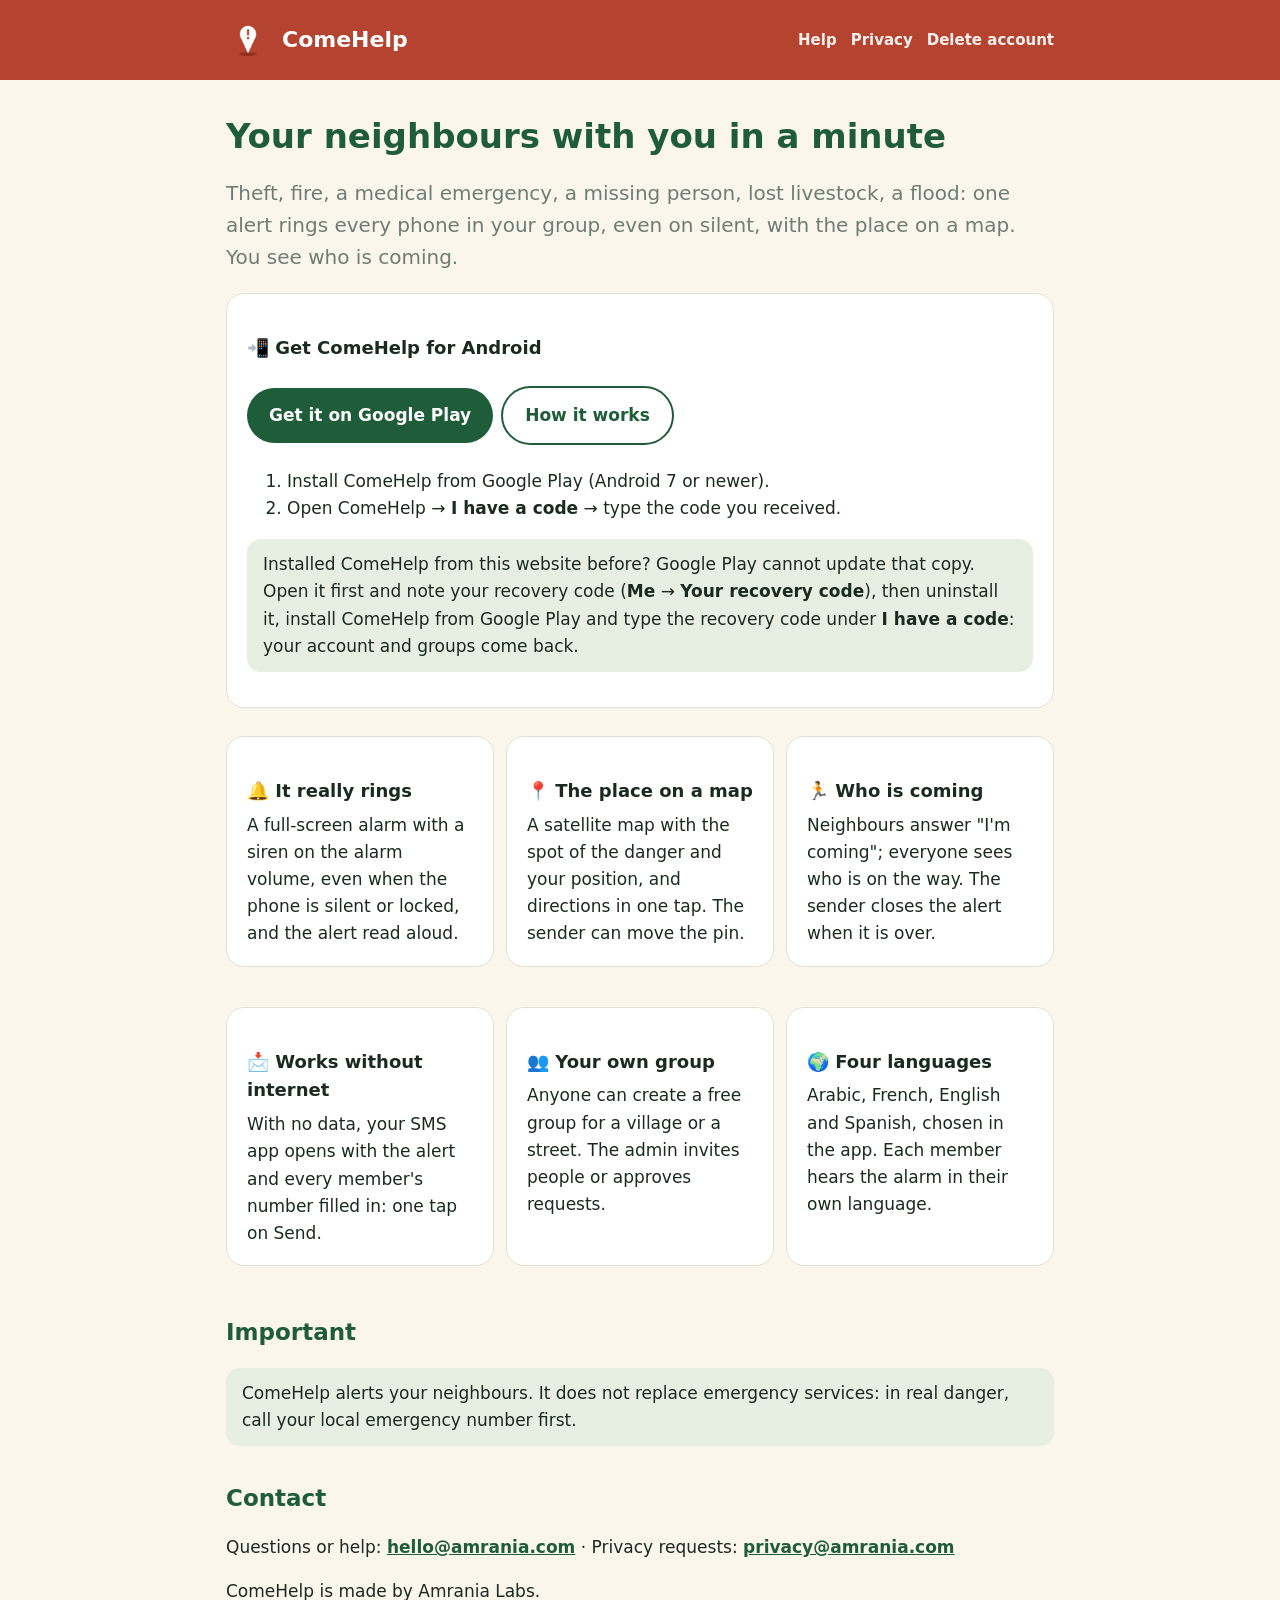
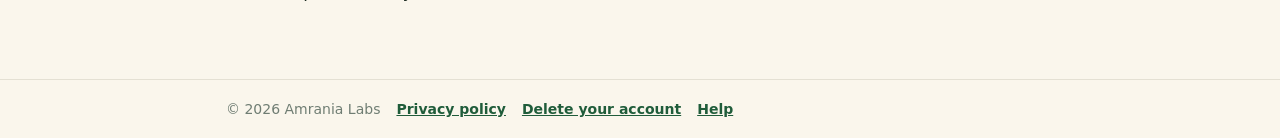
<file: index.html>
<!doctype html>
<html lang="en">
<head>
<meta charset="utf-8">
<meta name="viewport" content="width=device-width, initial-scale=1">
<title>ComeHelp – neighbours alert each other</title>
<meta name="description" content="ComeHelp: one alert rings your neighbours' phones, even on silent, with the place on a map, and you see who is coming. Free groups for villages and neighbourhoods.">
<link rel="icon" href="icon-512.png">
<link rel="stylesheet" href="style.css">
</head>
<body>
<header><div class="in"><img src="icon-512.png" alt=""><a href="./">ComeHelp</a>
<nav><a href="help.html">Help</a><a href="privacy.html">Privacy</a><a href="delete-account.html">Delete account</a></nav></div></header>
<main>
<h1>Your neighbours with you in a minute</h1>
<p class="lead">Theft, fire, a medical emergency, a missing person, lost livestock, a flood: one alert rings every phone in your group, even on silent, with the place on a map. You see who is coming.</p>
<div class="card" id="get">
<h3>📲 Get ComeHelp for Android</h3>
<p><a class="btn" href="https://play.google.com/store/apps/details?id=com.comehelp.app">Get it on Google Play</a><a class="btn alt" href="help.html">How it works</a></p>
<ol>
<li>Install ComeHelp from Google Play (Android 7 or newer).</li>
<li>Open ComeHelp → <b>I have a code</b> → type the code you received.</li>
</ol>
<p class="note">Installed ComeHelp from this website before? Google Play cannot update that copy. Open it first and note your recovery code (<b>Me</b> → <b>Your recovery code</b>), then uninstall it, install ComeHelp from Google Play and type the recovery code under <b>I have a code</b>: your account and groups come back.</p>
</div>

<div class="grid">
  <div class="card"><h3>🔔 It really rings</h3>A full-screen alarm with a siren on the alarm volume, even when the phone is silent or locked, and the alert read aloud.</div>
  <div class="card"><h3>📍 The place on a map</h3>A satellite map with the spot of the danger and your position, and directions in one tap. The sender can move the pin.</div>
  <div class="card"><h3>🏃 Who is coming</h3>Neighbours answer "I'm coming"; everyone sees who is on the way. The sender closes the alert when it is over.</div>
  <div class="card"><h3>📩 Works without internet</h3>With no data, your SMS app opens with the alert and every member's number filled in: one tap on Send.</div>
  <div class="card"><h3>👥 Your own group</h3>Anyone can create a free group for a village or a street. The admin invites people or approves requests.</div>
  <div class="card"><h3>🌍 Four languages</h3>Arabic, French, English and Spanish, chosen in the app. Each member hears the alarm in their own language.</div>
</div>

<h2>Important</h2>
<p class="note">ComeHelp alerts your neighbours. It does not replace emergency services: in real danger, call your local emergency number first.</p>

<h2 id="contact">Contact</h2>
<p>Questions or help: <a href="mailto:hello@amrania.com">hello@amrania.com</a> · Privacy requests: <a href="mailto:privacy@amrania.com">privacy@amrania.com</a></p>
<p>ComeHelp is made by Amrania Labs.</p>
</main>
<footer><div class="in"><span>© 2026 Amrania Labs</span><a href="privacy.html">Privacy policy</a><a href="delete-account.html">Delete your account</a><a href="help.html">Help</a></div></footer>
</body>
</html>
</file>
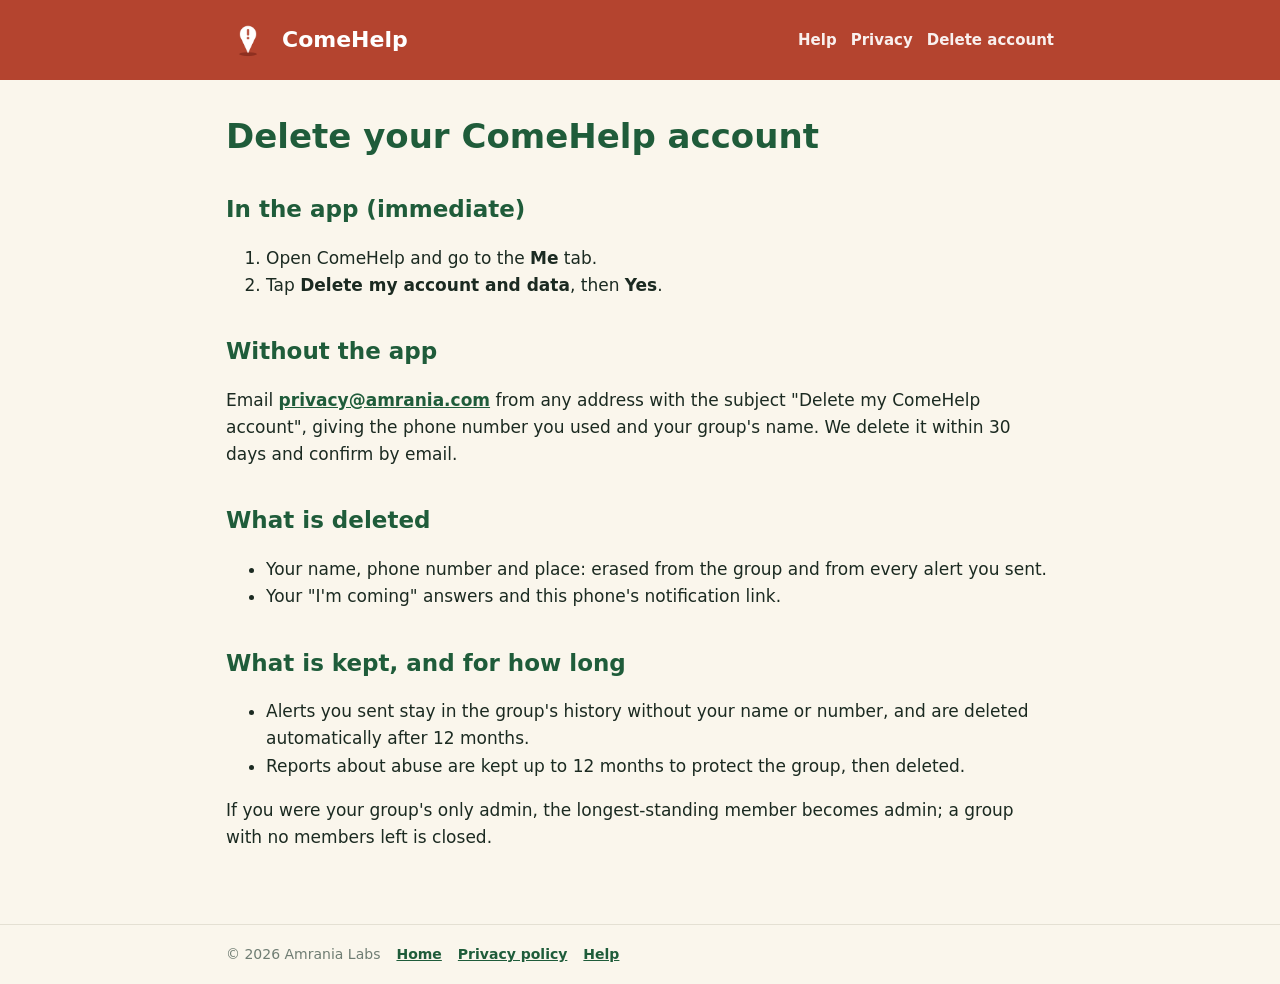
<file: delete-account.html>
<!doctype html>
<html lang="en">
<head>
<meta charset="utf-8">
<meta name="viewport" content="width=device-width, initial-scale=1">
<title>Delete your ComeHelp account</title>
<link rel="icon" href="icon-512.png">
<link rel="stylesheet" href="style.css">
</head>
<body>
<header><div class="in"><img src="icon-512.png" alt=""><a href="./">ComeHelp</a>
<nav><a href="help.html">Help</a><a href="privacy.html">Privacy</a><a href="delete-account.html">Delete account</a></nav></div></header>
<main>
<h1>Delete your ComeHelp account</h1>
<h2>In the app (immediate)</h2>
<ol>
<li>Open ComeHelp and go to the <b>Me</b> tab.</li>
<li>Tap <b>Delete my account and data</b>, then <b>Yes</b>.</li>
</ol>
<h2>Without the app</h2>
<p>Email <a href="mailto:privacy@amrania.com?subject=Delete%20my%20ComeHelp%20account">privacy@amrania.com</a> from any address with the subject "Delete my ComeHelp account", giving the phone number you used and your group's name. We delete it within 30 days and confirm by email.</p>
<h2>What is deleted</h2>
<ul>
<li>Your name, phone number and place: erased from the group and from every alert you sent.</li>
<li>Your "I'm coming" answers and this phone's notification link.</li>
</ul>
<h2>What is kept, and for how long</h2>
<ul>
<li>Alerts you sent stay in the group's history without your name or number, and are deleted automatically after 12 months.</li>
<li>Reports about abuse are kept up to 12 months to protect the group, then deleted.</li>
</ul>
<p>If you were your group's only admin, the longest-standing member becomes admin; a group with no members left is closed.</p>
</main>
<footer><div class="in"><span>© 2026 Amrania Labs</span><a href="./">Home</a><a href="privacy.html">Privacy policy</a><a href="help.html">Help</a></div></footer>
</body>
</html>
</file>
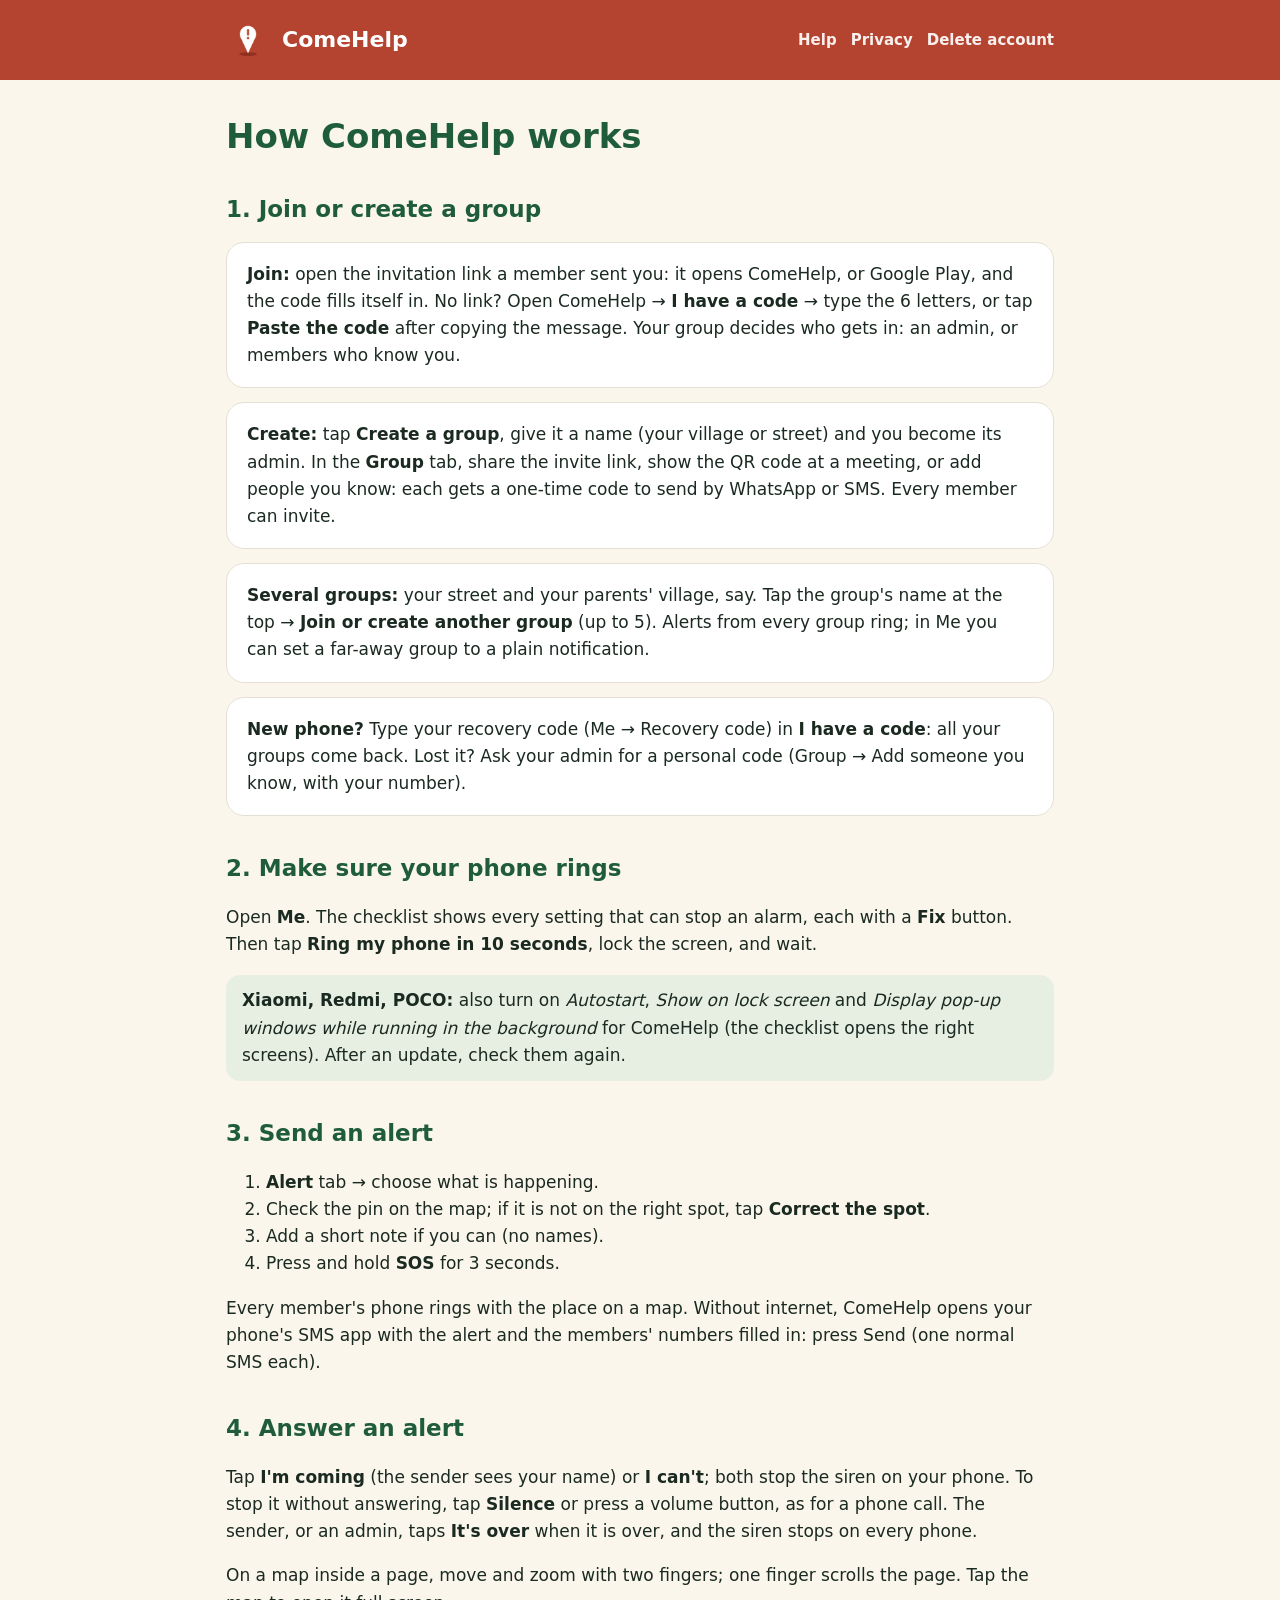
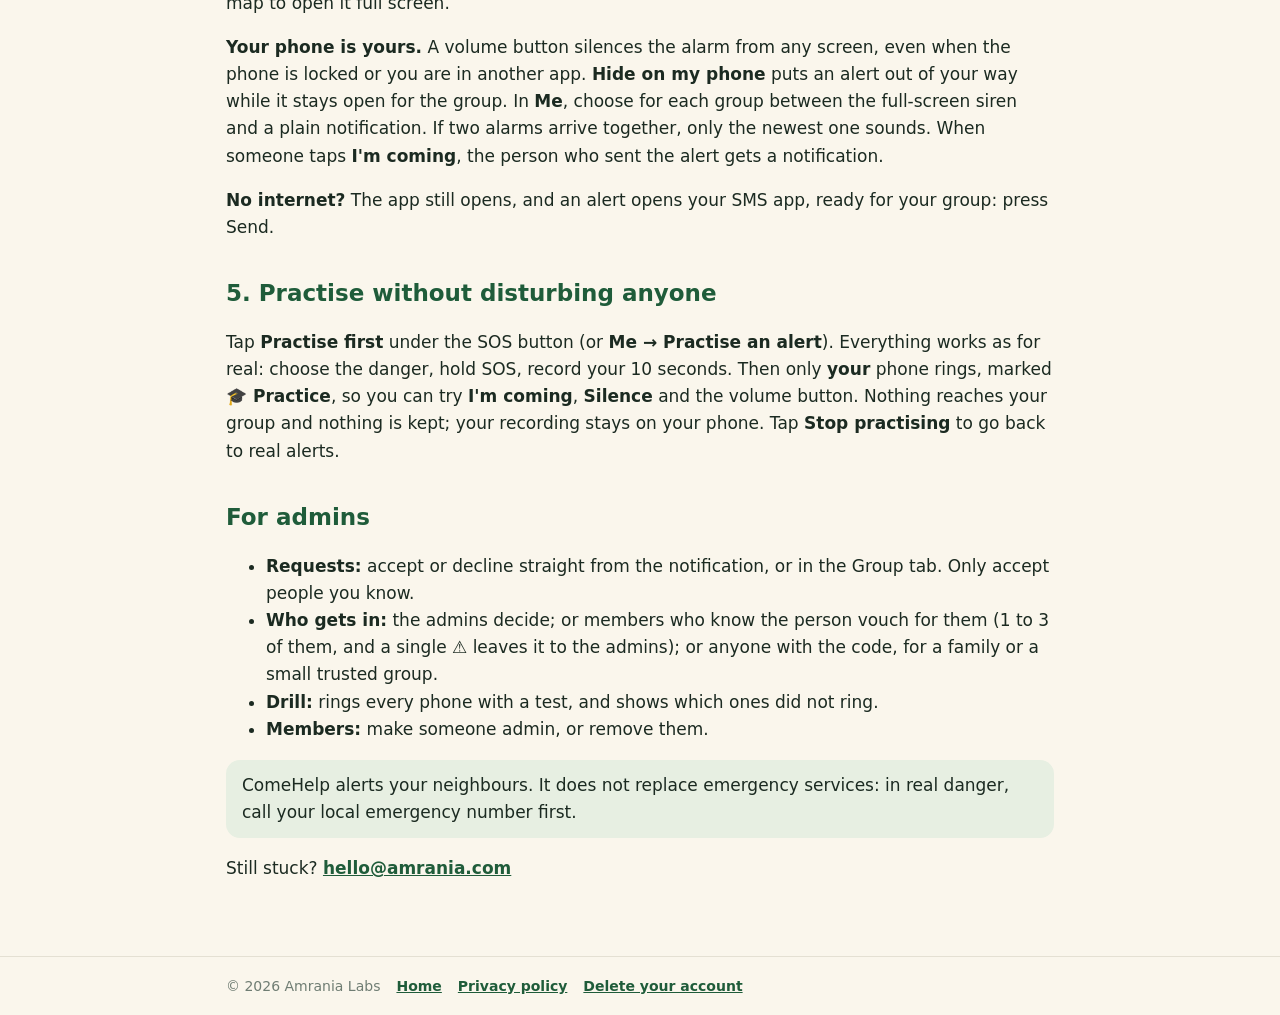
<file: help.html>
<!doctype html>
<html lang="en">
<head>
<meta charset="utf-8">
<meta name="viewport" content="width=device-width, initial-scale=1">
<title>ComeHelp help</title>
<link rel="icon" href="icon-512.png">
<link rel="stylesheet" href="style.css">
</head>
<body>
<header><div class="in"><img src="icon-512.png" alt=""><a href="./">ComeHelp</a>
<nav><a href="help.html">Help</a><a href="privacy.html">Privacy</a><a href="delete-account.html">Delete account</a></nav></div></header>
<main>
<h1>How ComeHelp works</h1>

<h2>1. Join or create a group</h2>
<div class="card"><b>Join:</b> open the invitation link a member sent you: it opens ComeHelp, or Google Play, and the code fills itself in. No link? Open ComeHelp → <b>I have a code</b> → type the 6 letters, or tap <b>Paste the code</b> after copying the message. Your group decides who gets in: an admin, or members who know you.</div>
<div class="card"><b>Create:</b> tap <b>Create a group</b>, give it a name (your village or street) and you become its admin. In the <b>Group</b> tab, share the invite link, show the QR code at a meeting, or add people you know: each gets a one-time code to send by WhatsApp or SMS. Every member can invite.</div>
<div class="card"><b>Several groups:</b> your street and your parents' village, say. Tap the group's name at the top → <b>Join or create another group</b> (up to 5). Alerts from every group ring; in Me you can set a far-away group to a plain notification.</div>
<div class="card"><b>New phone?</b> Type your recovery code (Me → Recovery code) in <b>I have a code</b>: all your groups come back. Lost it? Ask your admin for a personal code (Group → Add someone you know, with your number).</div>

<h2>2. Make sure your phone rings</h2>
<p>Open <b>Me</b>. The checklist shows every setting that can stop an alarm, each with a <b>Fix</b> button. Then tap <b>Ring my phone in 10 seconds</b>, lock the screen, and wait.</p>
<div class="note"><b>Xiaomi, Redmi, POCO:</b> also turn on <i>Autostart</i>, <i>Show on lock screen</i> and <i>Display pop-up windows while running in the background</i> for ComeHelp (the checklist opens the right screens). After an update, check them again.</div>

<h2>3. Send an alert</h2>
<ol>
<li><b>Alert</b> tab → choose what is happening.</li>
<li>Check the pin on the map; if it is not on the right spot, tap <b>Correct the spot</b>.</li>
<li>Add a short note if you can (no names).</li>
<li>Press and hold <b>SOS</b> for 3 seconds.</li>
</ol>
<p>Every member's phone rings with the place on a map. Without internet, ComeHelp opens your phone's SMS app with the alert and the members' numbers filled in: press Send (one normal SMS each).</p>

<h2>4. Answer an alert</h2>
<p>Tap <b>I'm coming</b> (the sender sees your name) or <b>I can't</b>; both stop the siren on your phone. To stop it without answering, tap <b>Silence</b> or press a volume button, as for a phone call. The sender, or an admin, taps <b>It's over</b> when it is over, and the siren stops on every phone.</p>
<p>On a map inside a page, move and zoom with two fingers; one finger scrolls the page. Tap the map to open it full screen.</p>
<p><b>Your phone is yours.</b> A volume button silences the alarm from any screen, even when the phone is locked or you are in another app. <b>Hide on my phone</b> puts an alert out of your way while it stays open for the group. In <b>Me</b>, choose for each group between the full-screen siren and a plain notification. If two alarms arrive together, only the newest one sounds. When someone taps <b>I'm coming</b>, the person who sent the alert gets a notification.</p>
<p><b>No internet?</b> The app still opens, and an alert opens your SMS app, ready for your group: press Send.</p>

<h2>5. Practise without disturbing anyone</h2>
<p>Tap <b>Practise first</b> under the SOS button (or <b>Me → Practise an alert</b>). Everything works as for real: choose the danger, hold SOS, record your 10 seconds. Then only <b>your</b> phone rings, marked <b>🎓 Practice</b>, so you can try <b>I'm coming</b>, <b>Silence</b> and the volume button. Nothing reaches your group and nothing is kept; your recording stays on your phone. Tap <b>Stop practising</b> to go back to real alerts.</p>

<h2>For admins</h2>
<ul>
<li><b>Requests:</b> accept or decline straight from the notification, or in the Group tab. Only accept people you know.</li>
<li><b>Who gets in:</b> the admins decide; or members who know the person vouch for them (1 to 3 of them, and a single ⚠ leaves it to the admins); or anyone with the code, for a family or a small trusted group.</li>
<li><b>Drill:</b> rings every phone with a test, and shows which ones did not ring.</li>
<li><b>Members:</b> make someone admin, or remove them.</li>
</ul>

<p class="note">ComeHelp alerts your neighbours. It does not replace emergency services: in real danger, call your local emergency number first.</p>
<p>Still stuck? <a href="mailto:hello@amrania.com">hello@amrania.com</a></p>
</main>
<footer><div class="in"><span>© 2026 Amrania Labs</span><a href="./">Home</a><a href="privacy.html">Privacy policy</a><a href="delete-account.html">Delete your account</a></div></footer>
</body>
</html>
</file>
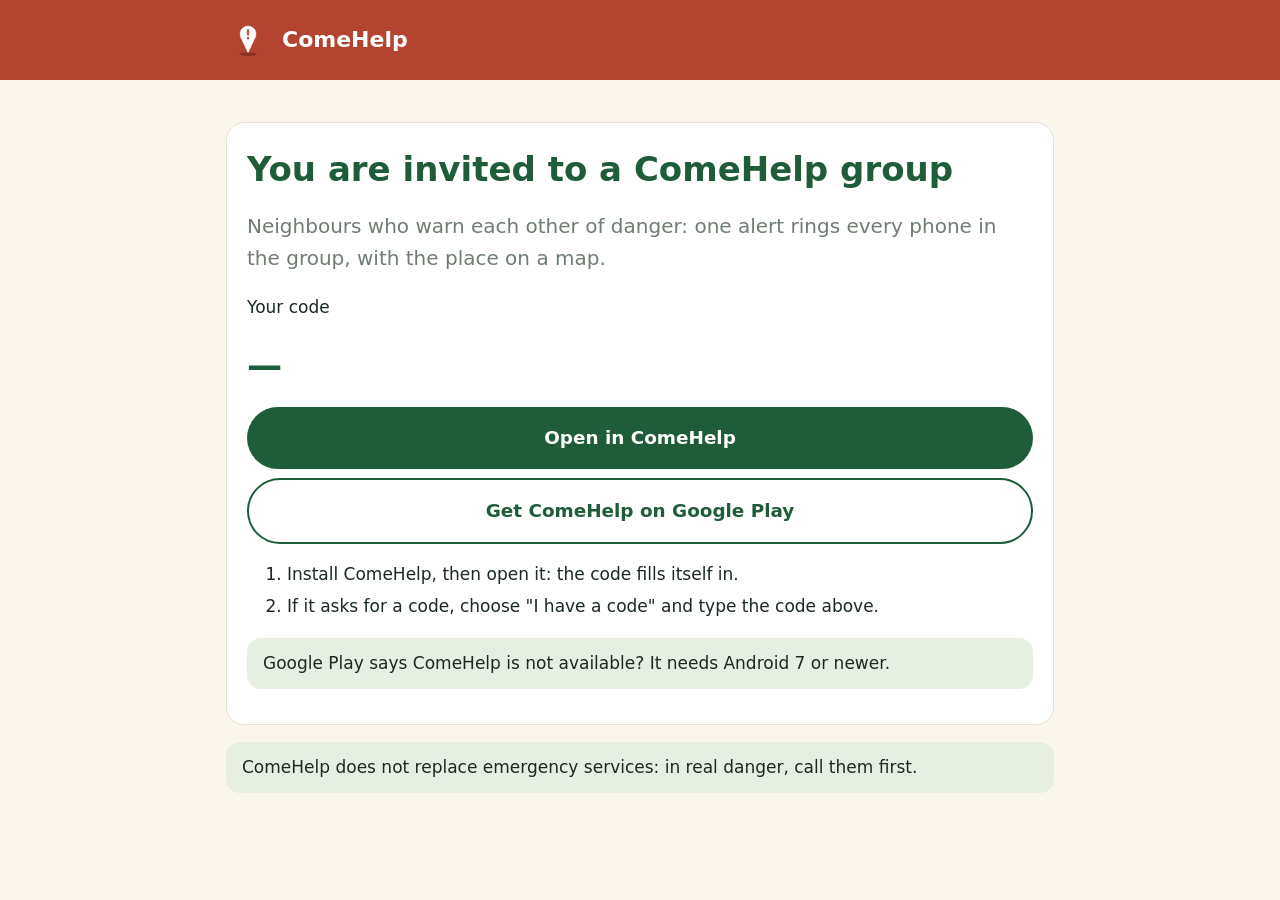
<file: join.html>
<!doctype html>
<html lang="en">
<head>
<meta charset="utf-8">
<meta name="viewport" content="width=device-width, initial-scale=1">
<title>Join a ComeHelp group</title>
<meta name="description" content="You are invited to a ComeHelp group: neighbours who warn each other of danger.">
<meta name="robots" content="noindex">
<link rel="icon" href="icon-512.png">
<link rel="stylesheet" href="style.css">
<style>
  .code { font-size: 2.2rem; font-weight: 800; letter-spacing: .35rem; color: #1F5C3A; margin: .3rem 0 .8rem; }
  .big { display: block; text-align: center; font-size: 1.15rem; padding: 1rem; margin: .6rem 0; }
  .steps li { margin: .35rem 0; }
  [dir=rtl] .steps { padding-right: 1.4rem; padding-left: 0; }
</style>
</head>
<body>
<header><div class="in"><img src="icon-512.png" alt=""><a href="./">ComeHelp</a></div></header>
<main>
<!-- Everything after "#" stays in this browser: the code and who invited never reach a server. -->
<div class="card">
  <h1 id="t-title">You are invited to a ComeHelp group</h1>
  <p class="lead" id="t-lead">Neighbours who warn each other of danger: one alert rings every phone in the group, with the place on a map.</p>
  <p id="t-code">Your code</p>
  <div class="code" id="code">······</div>
  <a class="btn big" id="open" href="#">Open in ComeHelp</a>
  <a class="btn alt big" id="play" href="#">Get ComeHelp on Google Play</a>
  <ol class="steps">
    <li id="t-s1">Install ComeHelp, then open it: the code fills itself in.</li>
    <li id="t-s2">If it asks for a code, choose "I have a code" and type the code above.</li>
  </ol>
  <p class="note" id="t-apk">Google Play says ComeHelp is not available? It needs Android 7 or newer.</p>
</div>
<p class="note" id="t-911">ComeHelp does not replace emergency services: in real danger, call them first.</p>
</main>
<script>
(function () {
  var h = new URLSearchParams(location.hash.slice(1));
  var code = (h.get("c") || "").toUpperCase().replace(/[^A-Z0-9]/g, "").slice(0, 6);
  var ref = (h.get("r") || "").replace(/[^a-f0-9]/g, "").slice(0, 12);
  var play = "https://play.google.com/store/apps/details?id=com.comehelp.app" +
    (code ? "&referrer=" + encodeURIComponent("code=" + code + (ref ? "&r=" + ref : "")) : "");
  // opens the app when it is installed; otherwise Chrome follows the fallback to Google Play (which passes the code on)
  var open = "intent://join/" + code + (ref ? "?r=" + ref : "") +
    "#Intent;scheme=comehelp;package=com.comehelp.app;S.browser_fallback_url=" + encodeURIComponent(play) + ";end";
  document.getElementById("code").textContent = code || "—";
  document.getElementById("open").href = code ? open : play;
  document.getElementById("play").href = play;

  var T = {
    ar: { dir: "rtl", title: "أنت مدعو إلى مجموعة على ComeHelp", lead: "جيران ينبّه بعضهم بعضاً عند الخطر: نداء واحد يرنّ في كل هواتف المجموعة مع المكان على الخريطة.",
      code: "رمزك", open: "افتح في ComeHelp", play: "حمّل ComeHelp من Google Play",
      s1: "ثبّت ComeHelp ثم افتحه: يُكتب الرمز وحده.", s2: "إن طُلب منك رمز، اختر «عندي رمز» واكتب الرمز أعلاه.",
      apk: "يقول Google Play إن ComeHelp غير متاح؟ يحتاج التطبيق أندرويد 7 أو أحدث.",
      e: "ComeHelp لا يعوّض خدمات الطوارئ: في الخطر الحقيقي اتصل بها أولاً." },
    fr: { dir: "ltr", title: "Vous êtes invité dans un groupe ComeHelp", lead: "Des voisins qui se préviennent en cas de danger : une alerte fait sonner tous les téléphones du groupe, avec le lieu sur une carte.",
      code: "Votre code", open: "Ouvrir dans ComeHelp", play: "Installer ComeHelp sur Google Play",
      s1: "Installez ComeHelp puis ouvrez-le : le code se remplit tout seul.", s2: "S'il demande un code, choisissez « J'ai un code » et tapez le code ci-dessus.",
      apk: "Google Play dit que ComeHelp n'est pas disponible ? L'appli demande Android 7 ou plus récent.",
      e: "ComeHelp ne remplace pas les services d'urgence : en cas de vrai danger, appelez-les d'abord." },
    es: { dir: "ltr", title: "Te han invitado a un grupo de ComeHelp", lead: "Vecinos que se avisan ante un peligro: una alerta hace sonar todos los móviles del grupo, con el lugar en un mapa.",
      code: "Tu código", open: "Abrir en ComeHelp", play: "Instalar ComeHelp en Google Play",
      s1: "Instala ComeHelp y ábrelo: el código se rellena solo.", s2: "Si pide un código, elige «Tengo un código» y escribe el código de arriba.",
      apk: "¿Google Play dice que ComeHelp no está disponible? Necesita Android 7 o más reciente.",
      e: "ComeHelp no sustituye a los servicios de emergencia: ante un peligro real, llámalos primero." }
  };
  var l = T[(navigator.language || "en").slice(0, 2)];
  if (!l) return;
  document.documentElement.lang = (navigator.language || "en").slice(0, 2);
  document.documentElement.dir = l.dir;
  var set = function (id, v, html) { var e = document.getElementById(id); if (html) e.innerHTML = v; else e.textContent = v; };
  set("t-title", l.title); set("t-lead", l.lead); set("t-code", l.code); set("open", l.open); set("play", l.play);
  set("t-s1", l.s1); set("t-s2", l.s2); set("t-apk", l.apk, true); set("t-911", l.e);
})();
</script>
</body>
</html>
</file>
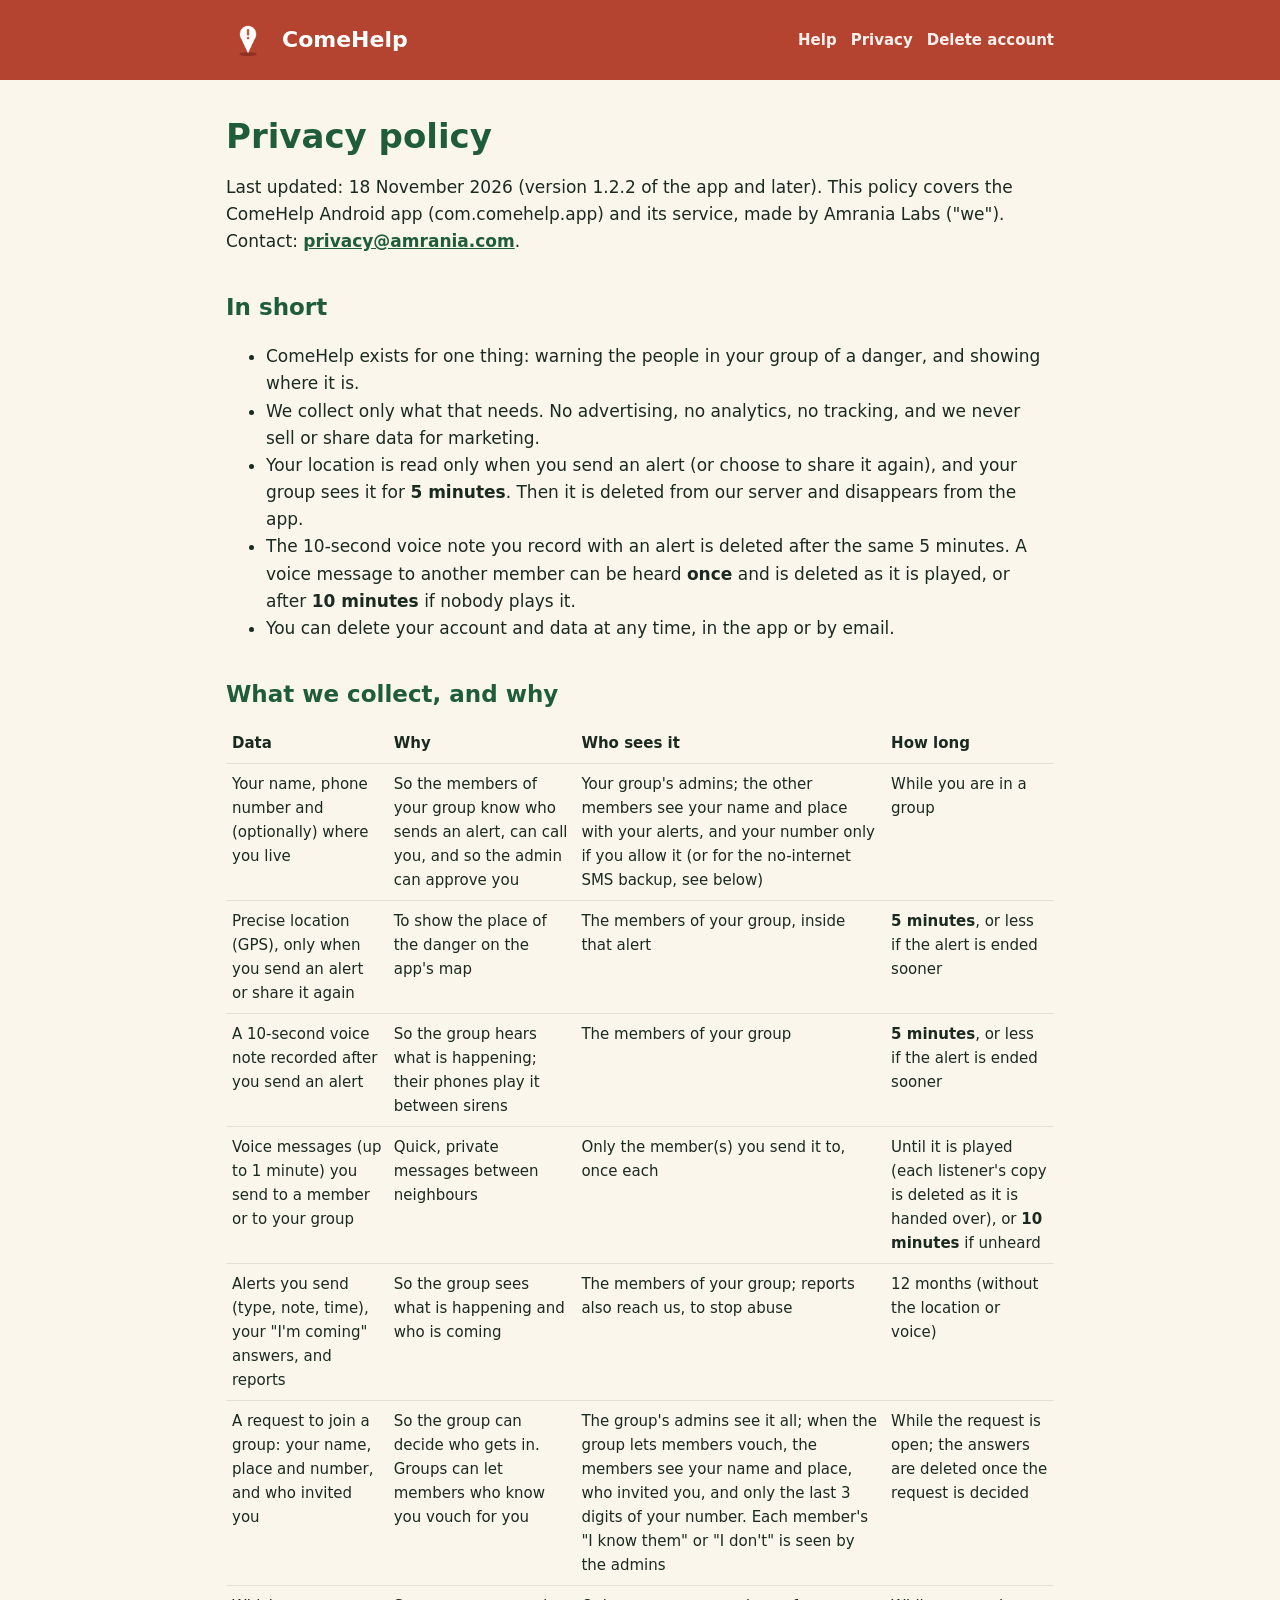
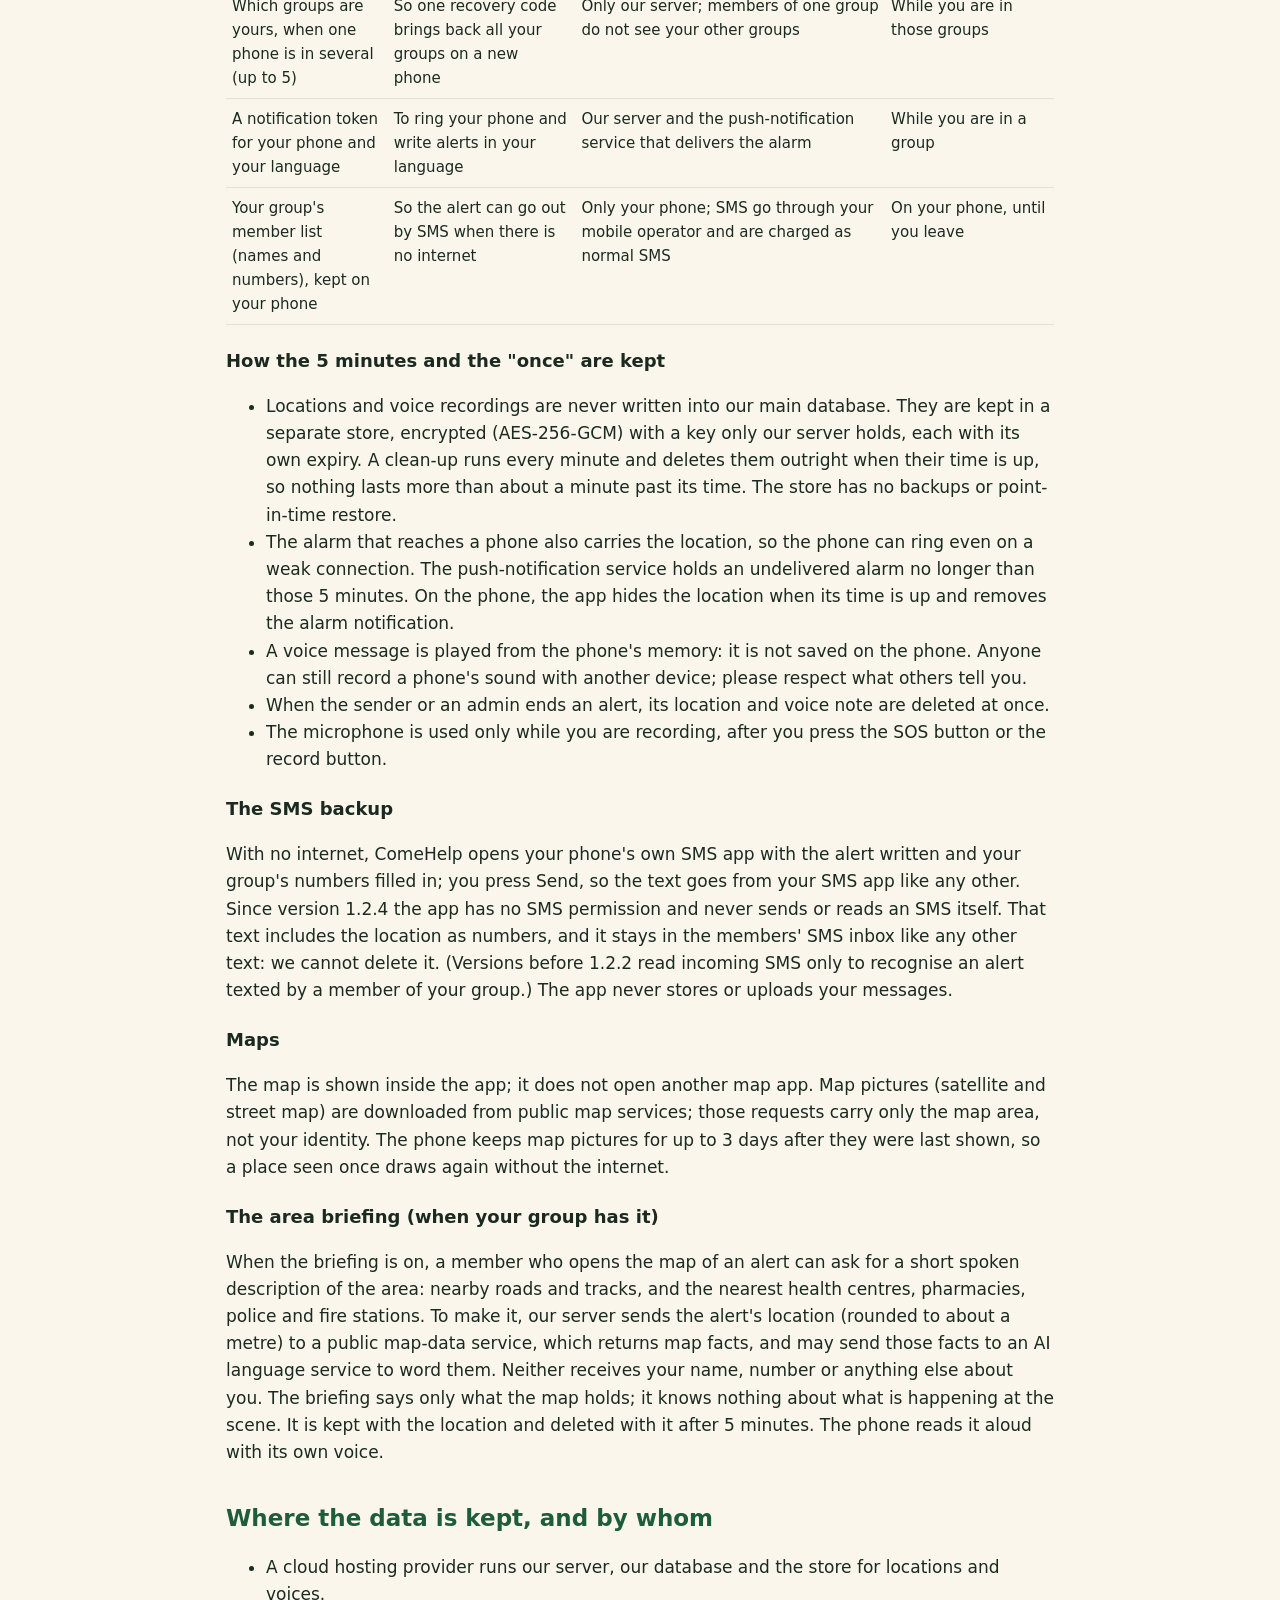
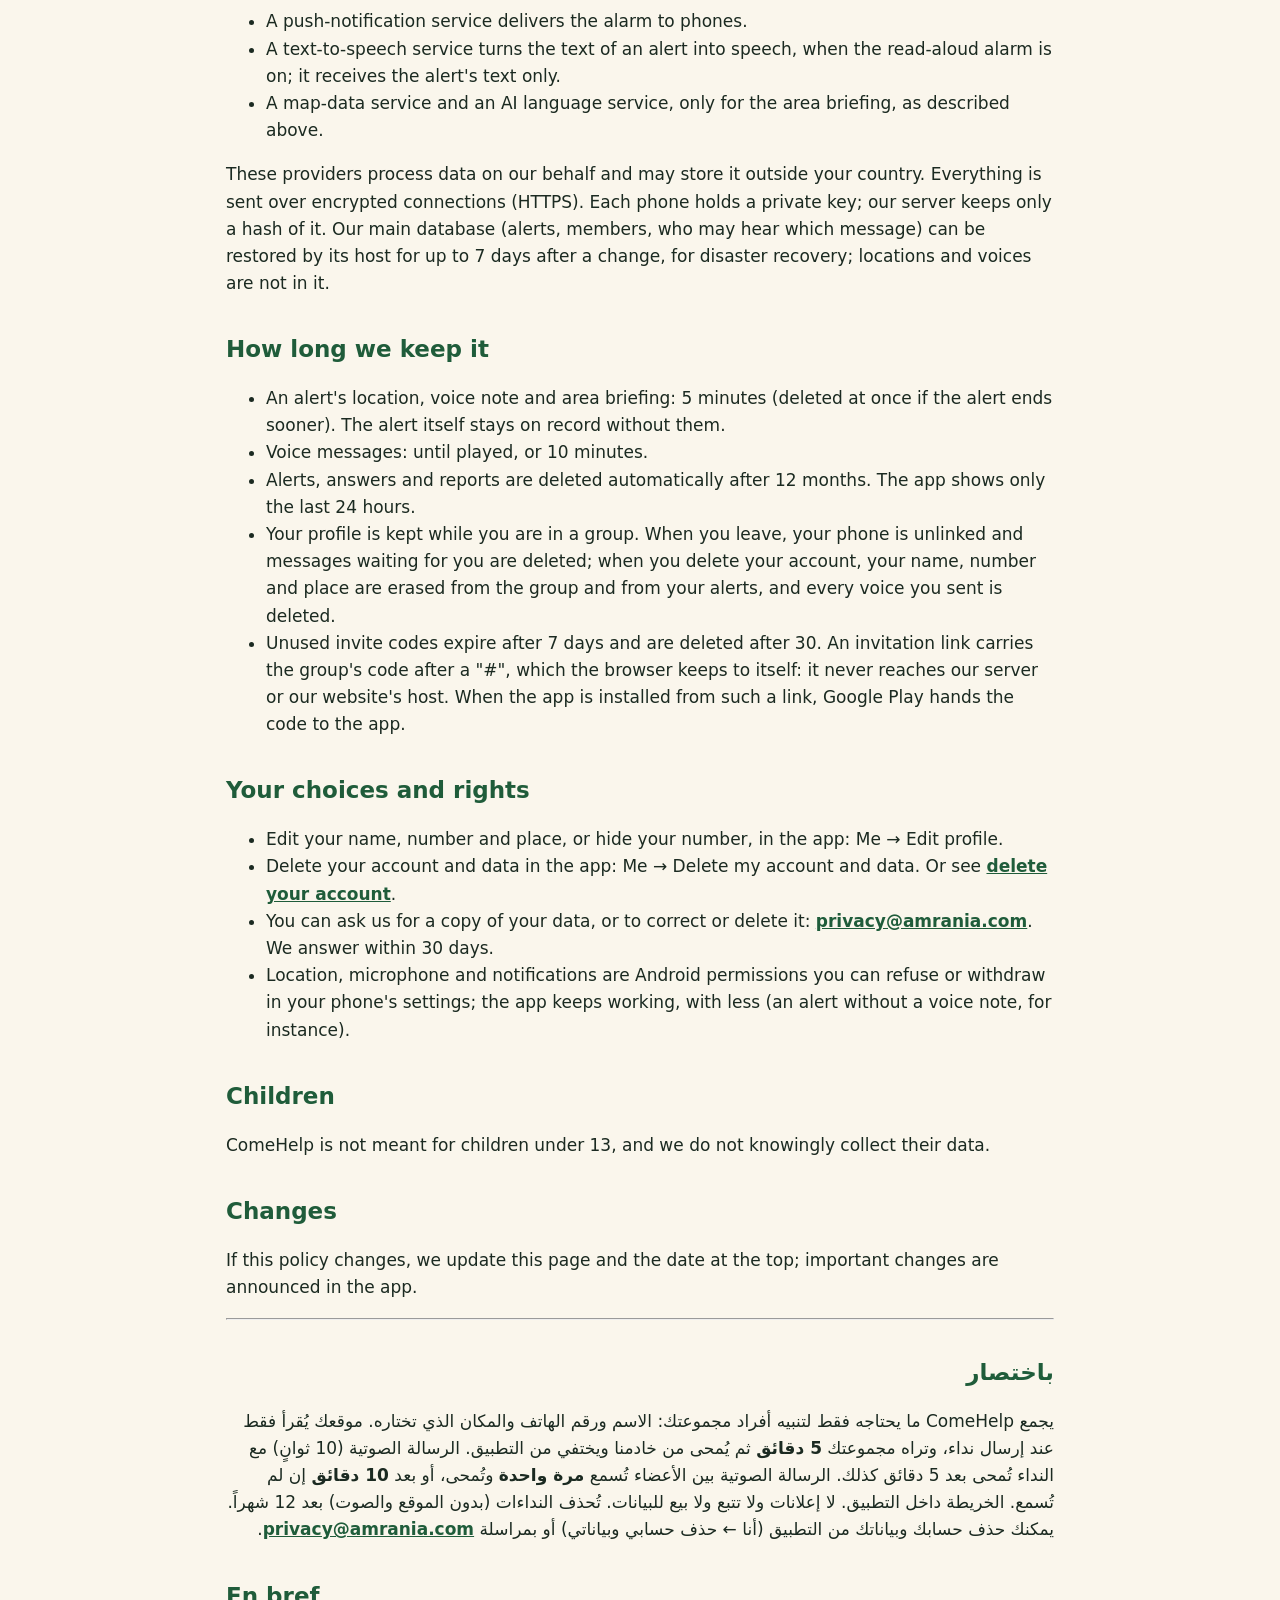
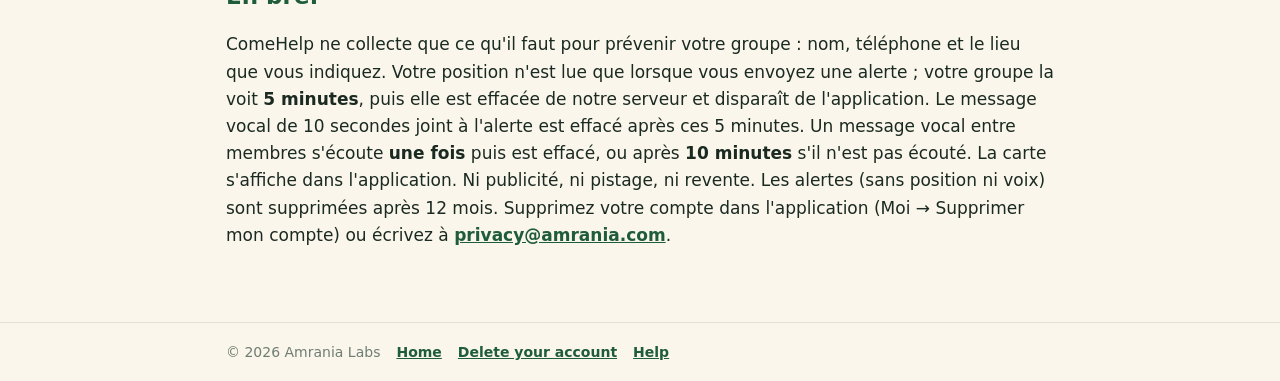
<file: privacy.html>
<!doctype html>
<html lang="en">
<head>
<meta charset="utf-8">
<meta name="viewport" content="width=device-width, initial-scale=1">
<title>ComeHelp privacy policy</title>
<link rel="icon" href="icon-512.png">
<link rel="stylesheet" href="style.css">
</head>
<body>
<header><div class="in"><img src="icon-512.png" alt=""><a href="./">ComeHelp</a>
<nav><a href="help.html">Help</a><a href="privacy.html">Privacy</a><a href="delete-account.html">Delete account</a></nav></div></header>
<main>
<h1>Privacy policy</h1>
<p>Last updated: 18 November 2026 (version 1.2.2 of the app and later). This policy covers the ComeHelp Android app (com.comehelp.app) and its service, made by Amrania Labs ("we"). Contact: <a href="mailto:privacy@amrania.com">privacy@amrania.com</a>.</p>

<h2>In short</h2>
<ul>
<li>ComeHelp exists for one thing: warning the people in your group of a danger, and showing where it is.</li>
<li>We collect only what that needs. No advertising, no analytics, no tracking, and we never sell or share data for marketing.</li>
<li>Your location is read only when you send an alert (or choose to share it again), and your group sees it for <b>5 minutes</b>. Then it is deleted from our server and disappears from the app.</li>
<li>The 10-second voice note you record with an alert is deleted after the same 5 minutes. A voice message to another member can be heard <b>once</b> and is deleted as it is played, or after <b>10 minutes</b> if nobody plays it.</li>
<li>You can delete your account and data at any time, in the app or by email.</li>
</ul>

<h2>What we collect, and why</h2>
<table>
<tr><th>Data</th><th>Why</th><th>Who sees it</th><th>How long</th></tr>
<tr><td>Your name, phone number and (optionally) where you live</td><td>So the members of your group know who sends an alert, can call you, and so the admin can approve you</td><td>Your group's admins; the other members see your name and place with your alerts, and your number only if you allow it (or for the no-internet SMS backup, see below)</td><td>While you are in a group</td></tr>
<tr><td>Precise location (GPS), only when you send an alert or share it again</td><td>To show the place of the danger on the app's map</td><td>The members of your group, inside that alert</td><td><b>5 minutes</b>, or less if the alert is ended sooner</td></tr>
<tr><td>A 10-second voice note recorded after you send an alert</td><td>So the group hears what is happening; their phones play it between sirens</td><td>The members of your group</td><td><b>5 minutes</b>, or less if the alert is ended sooner</td></tr>
<tr><td>Voice messages (up to 1 minute) you send to a member or to your group</td><td>Quick, private messages between neighbours</td><td>Only the member(s) you send it to, once each</td><td>Until it is played (each listener's copy is deleted as it is handed over), or <b>10 minutes</b> if unheard</td></tr>
<tr><td>Alerts you send (type, note, time), your "I'm coming" answers, and reports</td><td>So the group sees what is happening and who is coming</td><td>The members of your group; reports also reach us, to stop abuse</td><td>12 months (without the location or voice)</td></tr>
<tr><td>A request to join a group: your name, place and number, and who invited you</td><td>So the group can decide who gets in. Groups can let members who know you vouch for you</td><td>The group's admins see it all; when the group lets members vouch, the members see your name and place, who invited you, and only the last 3 digits of your number. Each member's "I know them" or "I don't" is seen by the admins</td><td>While the request is open; the answers are deleted once the request is decided</td></tr>
<tr><td>Which groups are yours, when one phone is in several (up to 5)</td><td>So one recovery code brings back all your groups on a new phone</td><td>Only our server; members of one group do not see your other groups</td><td>While you are in those groups</td></tr>
<tr><td>A notification token for your phone and your language</td><td>To ring your phone and write alerts in your language</td><td>Our server and the push-notification service that delivers the alarm</td><td>While you are in a group</td></tr>
<tr><td>Your group's member list (names and numbers), kept on your phone</td><td>So the alert can go out by SMS when there is no internet</td><td>Only your phone; SMS go through your mobile operator and are charged as normal SMS</td><td>On your phone, until you leave</td></tr>
</table>

<h3>How the 5 minutes and the "once" are kept</h3>
<ul>
<li>Locations and voice recordings are never written into our main database. They are kept in a separate store, encrypted (AES-256-GCM) with a key only our server holds, each with its own expiry. A clean-up runs every minute and deletes them outright when their time is up, so nothing lasts more than about a minute past its time. The store has no backups or point-in-time restore.</li>
<li>The alarm that reaches a phone also carries the location, so the phone can ring even on a weak connection. The push-notification service holds an undelivered alarm no longer than those 5 minutes. On the phone, the app hides the location when its time is up and removes the alarm notification.</li>
<li>A voice message is played from the phone's memory: it is not saved on the phone. Anyone can still record a phone's sound with another device; please respect what others tell you.</li>
<li>When the sender or an admin ends an alert, its location and voice note are deleted at once.</li>
<li>The microphone is used only while you are recording, after you press the SOS button or the record button.</li>
</ul>

<h3>The SMS backup</h3>
<p>With no internet, ComeHelp opens your phone's own SMS app with the alert written and your group's numbers filled in; you press Send, so the text goes from your SMS app like any other. Since version 1.2.4 the app has no SMS permission and never sends or reads an SMS itself. That text includes the location as numbers, and it stays in the members' SMS inbox like any other text: we cannot delete it. (Versions before 1.2.2 read incoming SMS only to recognise an alert texted by a member of your group.) The app never stores or uploads your messages.</p>

<h3>Maps</h3>
<p>The map is shown inside the app; it does not open another map app. Map pictures (satellite and street map) are downloaded from public map services; those requests carry only the map area, not your identity. The phone keeps map pictures for up to 3 days after they were last shown, so a place seen once draws again without the internet.</p>

<h3>The area briefing (when your group has it)</h3>
<p>When the briefing is on, a member who opens the map of an alert can ask for a short spoken description of the area: nearby roads and tracks, and the nearest health centres, pharmacies, police and fire stations. To make it, our server sends the alert's location (rounded to about a metre) to a public map-data service, which returns map facts, and may send those facts to an AI language service to word them. Neither receives your name, number or anything else about you. The briefing says only what the map holds; it knows nothing about what is happening at the scene. It is kept with the location and deleted with it after 5 minutes. The phone reads it aloud with its own voice.</p>

<h2>Where the data is kept, and by whom</h2>
<ul>
<li>A cloud hosting provider runs our server, our database and the store for locations and voices.</li>
<li>A push-notification service delivers the alarm to phones.</li>
<li>A text-to-speech service turns the text of an alert into speech, when the read-aloud alarm is on; it receives the alert's text only.</li>
<li>A map-data service and an AI language service, only for the area briefing, as described above.</li>
</ul>
<p>These providers process data on our behalf and may store it outside your country. Everything is sent over encrypted connections (HTTPS). Each phone holds a private key; our server keeps only a hash of it. Our main database (alerts, members, who may hear which message) can be restored by its host for up to 7 days after a change, for disaster recovery; locations and voices are not in it.</p>

<h2>How long we keep it</h2>
<ul>
<li>An alert's location, voice note and area briefing: 5 minutes (deleted at once if the alert ends sooner). The alert itself stays on record without them.</li>
<li>Voice messages: until played, or 10 minutes.</li>
<li>Alerts, answers and reports are deleted automatically after 12 months. The app shows only the last 24 hours.</li>
<li>Your profile is kept while you are in a group. When you leave, your phone is unlinked and messages waiting for you are deleted; when you delete your account, your name, number and place are erased from the group and from your alerts, and every voice you sent is deleted.</li>
<li>Unused invite codes expire after 7 days and are deleted after 30. An invitation link carries the group's code after a "#", which the browser keeps to itself: it never reaches our server or our website's host. When the app is installed from such a link, Google Play hands the code to the app.</li>
</ul>

<h2>Your choices and rights</h2>
<ul>
<li>Edit your name, number and place, or hide your number, in the app: Me → Edit profile.</li>
<li>Delete your account and data in the app: Me → Delete my account and data. Or see <a href="delete-account.html">delete your account</a>.</li>
<li>You can ask us for a copy of your data, or to correct or delete it: <a href="mailto:privacy@amrania.com">privacy@amrania.com</a>. We answer within 30 days.</li>
<li>Location, microphone and notifications are Android permissions you can refuse or withdraw in your phone's settings; the app keeps working, with less (an alert without a voice note, for instance).</li>
</ul>

<h2>Children</h2>
<p>ComeHelp is not meant for children under 13, and we do not knowingly collect their data.</p>

<h2>Changes</h2>
<p>If this policy changes, we update this page and the date at the top; important changes are announced in the app.</p>

<hr>
<div dir="rtl" lang="ar">
<h2>باختصار</h2>
<p>يجمع ComeHelp ما يحتاجه فقط لتنبيه أفراد مجموعتك: الاسم ورقم الهاتف والمكان الذي تختاره. موقعك يُقرأ فقط عند إرسال نداء، وتراه مجموعتك <b>5 دقائق</b> ثم يُمحى من خادمنا ويختفي من التطبيق. الرسالة الصوتية (10 ثوانٍ) مع النداء تُمحى بعد 5 دقائق كذلك. الرسالة الصوتية بين الأعضاء تُسمع <b>مرة واحدة</b> وتُمحى، أو بعد <b>10 دقائق</b> إن لم تُسمع. الخريطة داخل التطبيق. لا إعلانات ولا تتبع ولا بيع للبيانات. تُحذف النداءات (بدون الموقع والصوت) بعد 12 شهراً. يمكنك حذف حسابك وبياناتك من التطبيق (أنا ← حذف حسابي وبياناتي) أو بمراسلة <a href="mailto:privacy@amrania.com">privacy@amrania.com</a>.</p>
</div>
<div lang="fr">
<h2>En bref</h2>
<p>ComeHelp ne collecte que ce qu'il faut pour prévenir votre groupe : nom, téléphone et le lieu que vous indiquez. Votre position n'est lue que lorsque vous envoyez une alerte ; votre groupe la voit <b>5 minutes</b>, puis elle est effacée de notre serveur et disparaît de l'application. Le message vocal de 10 secondes joint à l'alerte est effacé après ces 5 minutes. Un message vocal entre membres s'écoute <b>une fois</b> puis est effacé, ou après <b>10 minutes</b> s'il n'est pas écouté. La carte s'affiche dans l'application. Ni publicité, ni pistage, ni revente. Les alertes (sans position ni voix) sont supprimées après 12 mois. Supprimez votre compte dans l'application (Moi → Supprimer mon compte) ou écrivez à <a href="mailto:privacy@amrania.com">privacy@amrania.com</a>.</p>
</div>
</main>
<footer><div class="in"><span>© 2026 Amrania Labs</span><a href="./">Home</a><a href="delete-account.html">Delete your account</a><a href="help.html">Help</a></div></footer>
</body>
</html>
</file>
<file: style.css>
:root { --red: #b4442f; --green: #1f5c3a; --cream: #faf6ec; --ink: #1b2a21; --muted: #6f7d73; --line: #e4e0d3; --soft: #e7efe2; }
* { box-sizing: border-box; }
body { margin: 0; background: var(--cream); color: var(--ink); font: 17px/1.6 system-ui, -apple-system, "Segoe UI", Roboto, "Noto Sans Arabic", sans-serif; }
a { color: var(--green); font-weight: 600; }
header { background: var(--red); color: #fff; }
header .in { max-width: 860px; margin: 0 auto; padding: 18px 16px; display: flex; align-items: center; gap: 12px; }
header img { width: 44px; height: 44px; border-radius: 10px; }
header a { color: #fff; text-decoration: none; font-size: 22px; font-weight: 800; }
header nav { margin-inline-start: auto; display: flex; gap: 14px; flex-wrap: wrap; }
header nav a { font-size: 15px; font-weight: 600; opacity: .92; }
main { max-width: 860px; margin: 0 auto; padding: 28px 16px 56px; }
h1 { font-size: 34px; line-height: 1.2; margin: 8px 0 12px; color: var(--green); }
h2 { font-size: 23px; margin: 34px 0 10px; color: var(--green); }
h3 { font-size: 18px; margin: 22px 0 6px; }
.lead { font-size: 20px; color: var(--muted); }
.card { background: #fff; border: 1px solid var(--line); border-radius: 18px; padding: 18px 20px; margin: 14px 0; }
.grid { display: grid; grid-template-columns: repeat(auto-fit, minmax(230px, 1fr)); gap: 12px; }
.btn { display: inline-block; background: var(--green); color: #fff; padding: 14px 22px; border-radius: 999px; text-decoration: none; font-weight: 700; margin: 6px 8px 6px 0; }
.btn.alt { background: #fff; color: var(--green); border: 2px solid var(--green); }
.note { background: var(--soft); border-radius: 14px; padding: 12px 16px; }
table { width: 100%; border-collapse: collapse; font-size: 15px; }
th, td { text-align: start; padding: 8px 6px; border-bottom: 1px solid var(--line); vertical-align: top; }
footer { border-top: 1px solid var(--line); color: var(--muted); font-size: 14px; }
footer .in { max-width: 860px; margin: 0 auto; padding: 18px 16px; display: flex; gap: 16px; flex-wrap: wrap; }
[dir="rtl"] { font-family: "Noto Sans Arabic", system-ui, sans-serif; }
@media (max-width: 520px) { h1 { font-size: 28px; } header nav { width: 100%; margin: 0; } header .in { flex-wrap: wrap; } }
</file>
